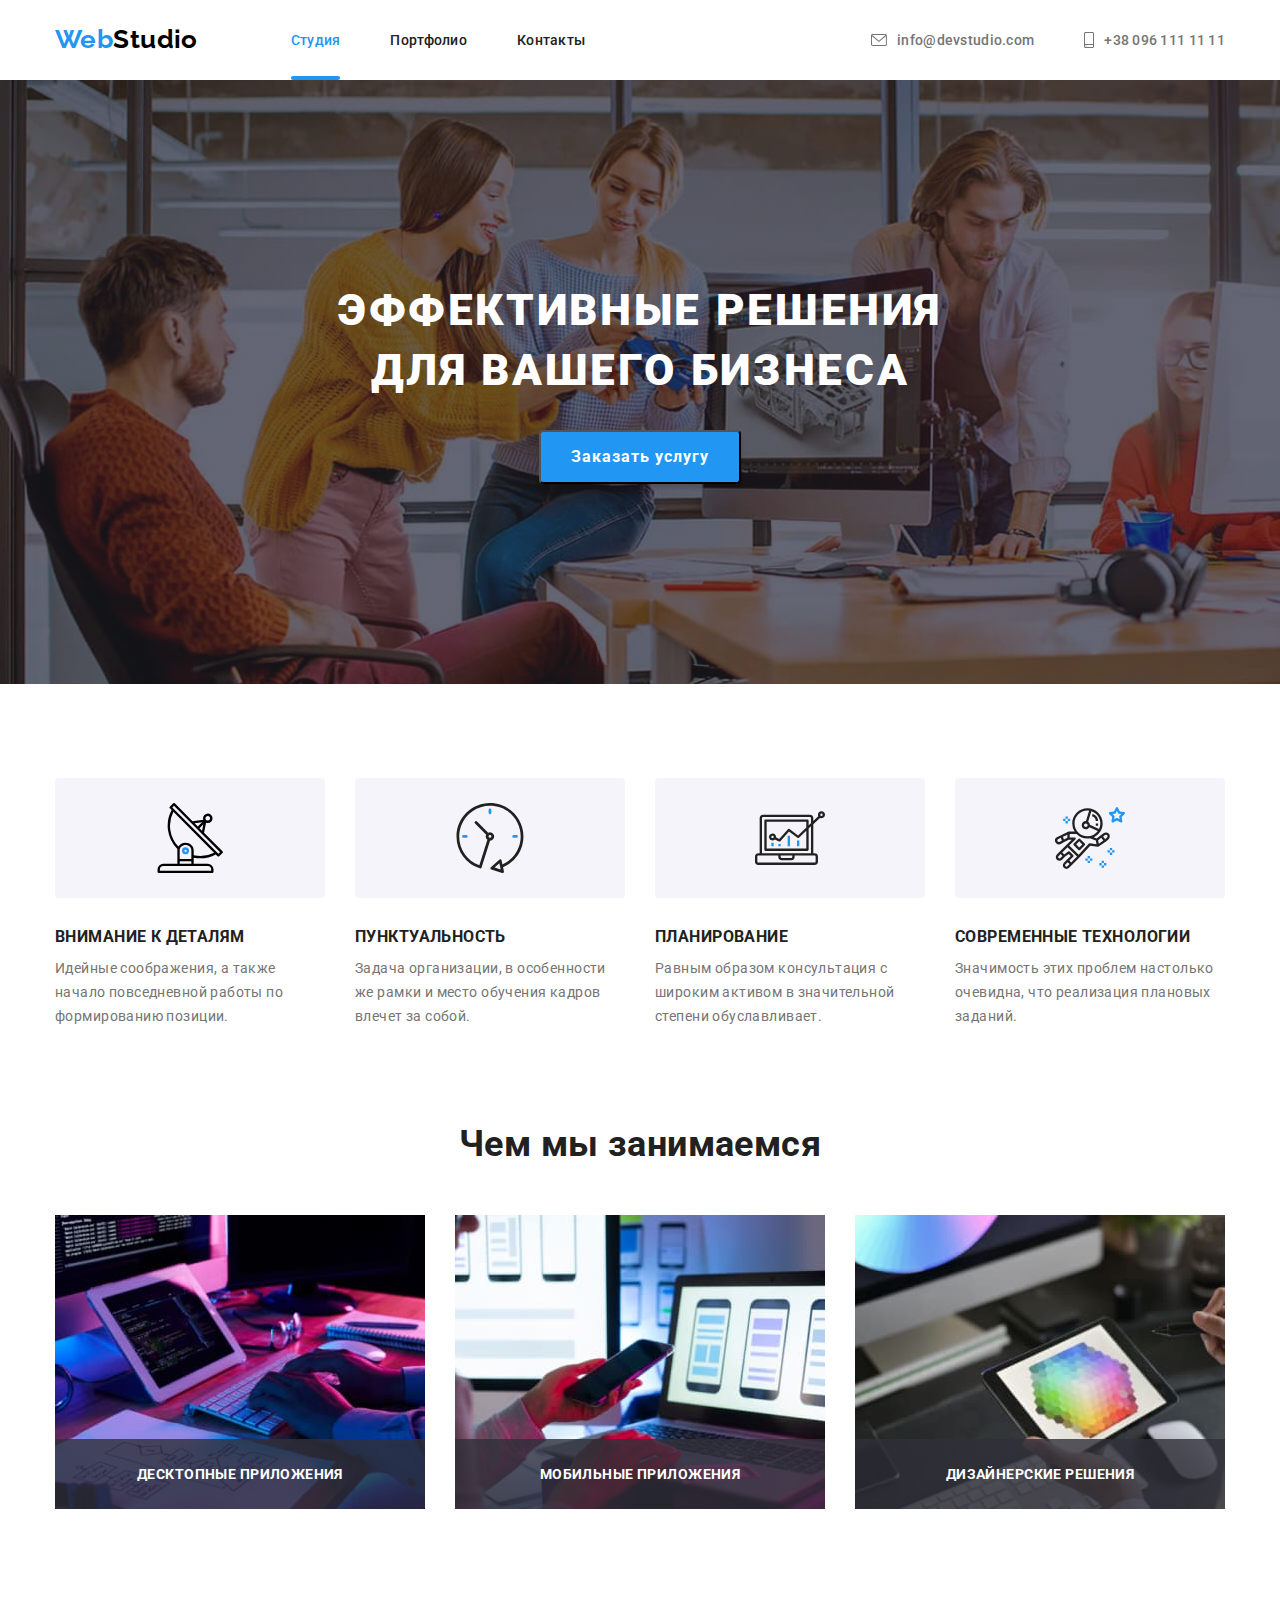
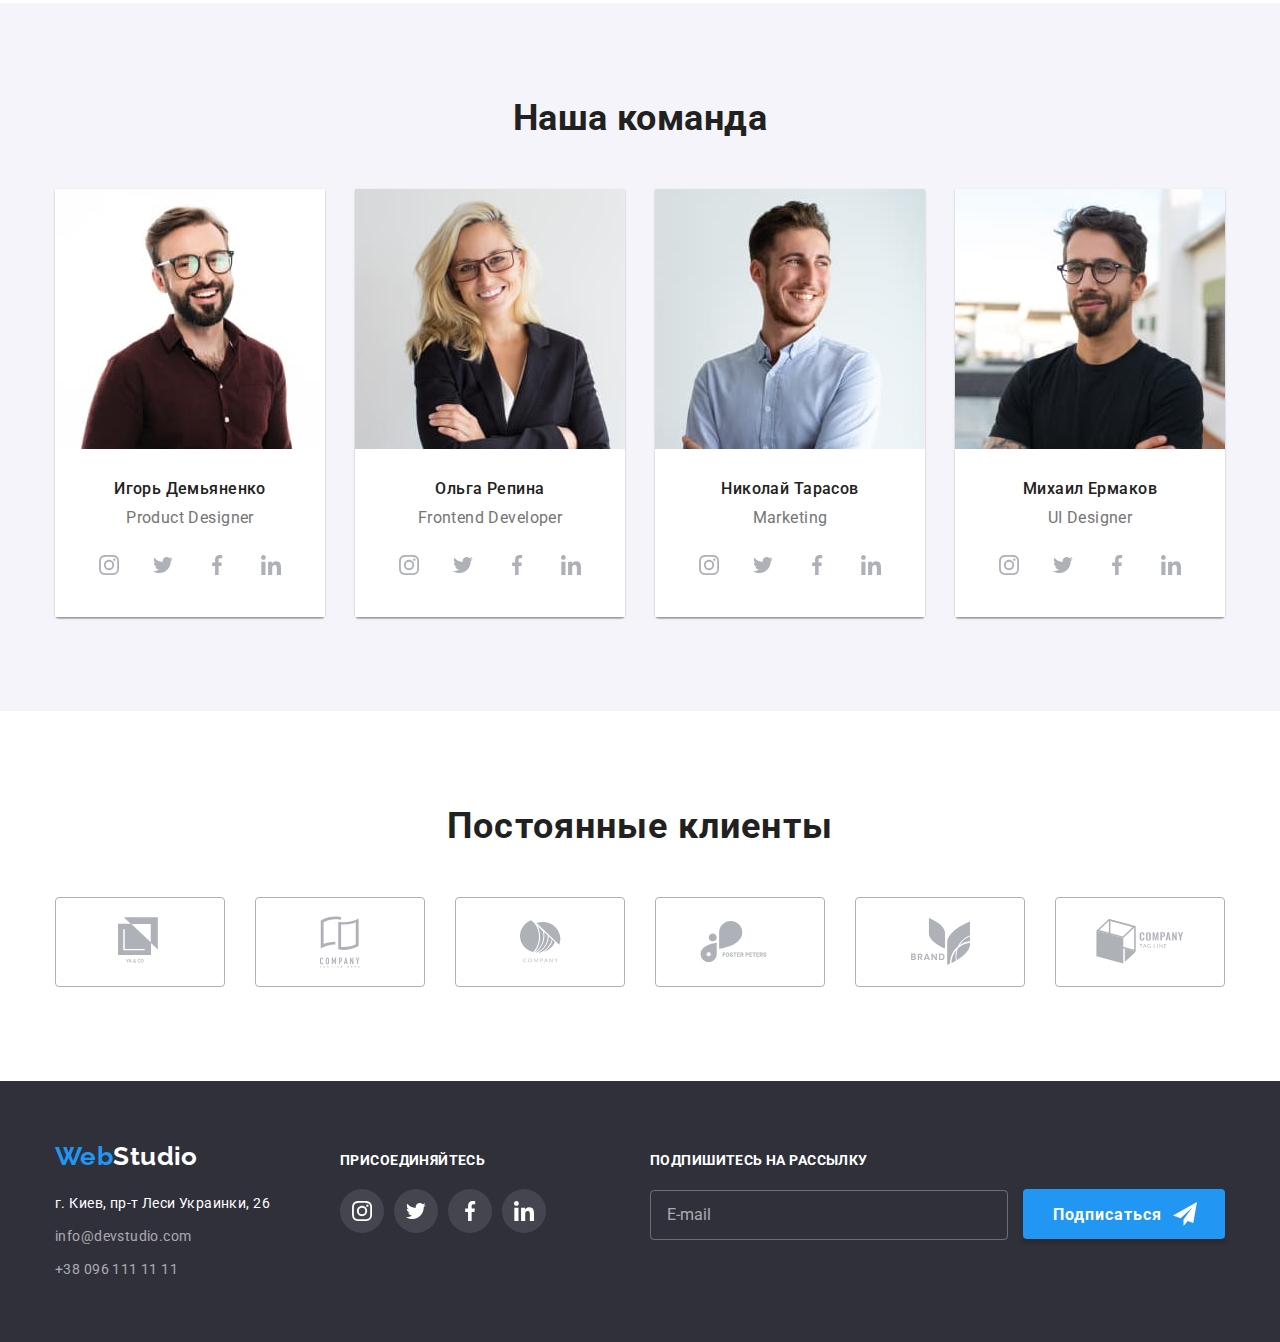
<file: index.html>
<!DOCTYPE html>
<html lang="ru">
    
<head>
    <meta charset="UTF-8">
    <meta name="viewport" content="width=device-width, initial-scale=1.0">
    <title>Главная</title>
    <link rel="stylesheet" href="https://cdnjs.cloudflare.com/ajax/libs/modern-normalize/1.0.0/modern-normalize.min.css">
    <link rel="preconnect" href="https://fonts.gstatic.com">
    <link href="https://fonts.googleapis.com/css2?family=Raleway:wght@700&family=Roboto:wght@400;500;700;900&display=swap"
        rel="stylesheet">
    <link rel="stylesheet" href="./css/main.min.css">
</head>

<body class="body">
<!--Шапка сайта-->
<header class="studio header">
    <div class="main-nav container">
    <nav class="navigation">
        <a class="logo" lang="en" href="./index.html"><span class="logo-accent-web">Web</span>Studio</a>

    <ul class="site-nav">
        <li class="item"><a class="link current" href="./index.html" target="_blank" title="Студия">Студия</a></li>
        <li class="item"><a class="link" href="./portfolio.html" target="_blank" title="Портфолио">Портфолио</a></li>
        <li class="item"><a class="link" href="">Контакты</a></li>
    </ul>
    </nav>
    <address class="contacts-nav">   
        <a class="contacts-link link" href="mailto:info@devstudio.com">
            <svg class="contact-icon mail">
                <use href="./images/sprite.svg#icon-mail"></use>
                </svg>
            info@devstudio.com</a>
        <a class="contacts-link link" href="tel:+380961111111">
            <svg class="contact-icon tel">
                <use href="./images/sprite.svg#icon-smartphone"></use>
            </svg>
            +38 096 111 11 11</a>
    </address>
    </div>
</header>
<main>
    <!--Герой-->
    <section class="hero">
        <div class="container">
        <h1 class="hero-title title">Эффективные решения для вашего бизнеса</h1>
        <button class="btn" type="button" data-modal-open>Заказать услугу</button>
        </div>
    </section>

<!--Особенности компании-->
<section class="features section">
    <div class="container">
        <h2 class="visually-hidden title">Особенности компании</h2> <!--Заголовок для ассистивных технологий-->
        <ul class="features-list">
            <li class="features-item">
                <div class="features-icon-cont">
                    <svg class="features-icon">
                        <use href="./images/sprite.svg#icon-sputnik"></use>
                    </svg>
                </div>
                <h3 class="features title">Внимание к деталям</h3>
                <p class="features text">Идейные соображения, а также начало повседневной работы по формированию позиции.</p>
            </li>
            <li class="features-item">
                <div class="features-icon-cont">
                    <svg class="features-icon">
                        <use href="./images/sprite.svg#icon-clock"></use>
                    </svg>
                </div>
                <h3 class="features title">Пунктуальность</h3>
                <p class="features text">Задача организации, в особенности же рамки и место обучения кадров влечет за собой.</p>
            </li>
            <li class="features-item">
                <div class="features-icon-cont">
                    <svg class="features-icon">
                        <use href="./images/sprite.svg#icon-diagram"></use>
                    </svg>
                </div>
                <h3 class="features title">Планирование</h3>
                <p class="features text">Равным образом консультация с широким активом в значительной степени обуславливает.</p>
            </li>
            <li class="features-item">
                <div class="features-icon-cont">
                    <svg class="features-icon">
                        <use href="./images/sprite.svg#icon-astronaut"></use>
                    </svg>
                </div>
                <h3 class="features title">Современные технологии</h3>
                <p class="features text">Значимость этих проблем настолько очевидна, что реализация плановых заданий.</p>
            </li>
        </ul>
        </div>
</section>

<!--Виды работ компании-->
<section class="services section">
    <div class="services container">
    <h2 class="services title">Чем мы занимаемся</h2>
    <ul class="services-list">
        <li class="services-item">
            <img src="./images/box1.jpg" alt="веб-разработка" width="370">
            <p class="text">Десктопные приложения</p>
        </li>
        <li class="services-item">
            <img src="./images/box2.jpg" alt="разработка мобильных приложений" width="370">
            <p class="text">Мобильные приложения</p>
        </li>
        <li class="services-item">
                <img src="./images/box3.jpg" alt="дизайн" width="370">
                <p class="text">Дизайнерские решения</p>
        </li>
    </ul>
    </div>
</section>

<!--Состав команды-->
<section class="team section">
    <div class="team container">
<h2 class="team title">Наша команда</h2>
<ul class="team-list">
   <li class="team-item">
     <img src="./images/img.jpg" alt="фото Игорь Демьяненко" width="270">
     <div class="team-descrip">  
     <h3 class="title name">Игорь Демьяненко</h3>
         <p class="team text" lang="en">Product Designer</p>
         <ul class="social-list">
             <li class="social-item">
               <a class="link social-link team-social-link" href="">
                 <svg class="social-icons">
                   <use href="./images/sprite.svg#icon-instagram"></use>
                 </svg>
               </a>
             </li>
             <li class="social-item">
                <a class="link social-link team-social-link" href="">
                    <svg class="social-icons">
                        <use href="./images/sprite.svg#icon-twitter"></use>
                    </svg>
                </a>
             </li>
             <li class="social-item">
                <a class="link social-link team-social-link" href="">
                    <svg class="social-icons">
                        <use href="./images/sprite.svg#icon-facebook"></use>
                    </svg>
                </a>
             </li>
             <li class="social-item">
                <a class="link social-link team-social-link" href="">
                    <svg class="social-icons">
                        <use href="./images/sprite.svg#icon-linkedin"></use>
                    </svg>
                </a>
             </li>
         </ul>
         </div>
    </li>
    <li class="team-item">
        <img src="./images/img1.jpg" alt="фото Ольга Репина" width="270">
        <div class="team-descrip">
        <h3 class="title name">Ольга Репина</h3>
        <p class="team text" lang="en">Frontend Developer</p>
        <ul class="social-list">
            <li class="social-item">
                <a class="link social-link team-social-link" href="">
                    <svg class="social-icons">
                        <use href="./images/sprite.svg#icon-instagram"></use>
                    </svg>
                </a>
            </li>
            <li class="social-item">
                <a class="link social-link team-social-link" href="">
                    <svg class="social-icons">
                        <use href="./images/sprite.svg#icon-twitter"></use>
                    </svg>
                </a>
            </li>
            <li class="social-item">
                <a class="link social-link team-social-link" href="">
                    <svg class="social-icons">
                        <use href="./images/sprite.svg#icon-facebook"></use>
                    </svg>
                </a>
            </li>
            <li class="social-item">
                <a class="link social-link team-social-link" href="">
                    <svg class="social-icons">
                        <use href="./images/sprite.svg#icon-linkedin"></use>
                    </svg>
                </a>
            </li>
        </ul>
        </div>
    </li>
    <li class="team-item">
        <img src="./images/img2.jpg" alt="фото Николай Тарасов" width="270">
        <div class="team-descrip">
        <h3 class="title name">Николай Тарасов</h3>
        <p class="team text" lang="en">Marketing</p>
        <ul class="social-list">
            <li class="social-item">
                <a class="link social-link team-social-link" href="">
                    <svg class="social-icons">
                        <use href="./images/sprite.svg#icon-instagram"></use>
                    </svg>
                </a>
            </li>
            <li class="social-item">
                <a class="link social-link team-social-link" href="">
                    <svg class="social-icons">
                        <use href="./images/sprite.svg#icon-twitter"></use>
                    </svg>
                </a>
            </li>
            <li class="social-item">
                <a class="link social-link team-social-link" href="">
                    <svg class="social-icons">
                        <use href="./images/sprite.svg#icon-facebook"></use>
                    </svg>
                </a>
            </li>
            <li class="social-item">
                <a class="link social-link team-social-link" href="">
                    <svg class="social-icons">
                        <use href="./images/sprite.svg#icon-linkedin"></use>
                    </svg>
                </a>
            </li>
        </ul>
        </div>
    </li>
    <li class="team-item">
        <img src="./images/img3.jpg" alt="фото Михаил Ермаков" width="270">
        <div class="team-descrip">
        <h3 class="title name">Михаил Ермаков</h3>
        <p class="team text" lang="en">UI Designer</p>
        <ul class="social-list">
            <li class="social-item">
                <a class="link social-link team-social-link" href="">
                    <svg class="social-icons">
                        <use href="./images/sprite.svg#icon-instagram"></use>
                    </svg>
                </a>
            </li>
            <li class="social-item">
                <a class="link social-link team-social-link" href="">
                    <svg class="social-icons">
                        <use href="./images/sprite.svg#icon-twitter"></use>
                    </svg>
                </a>
            </li>
            <li class="social-item">
                <a class="link social-link team-social-link" href="">
                    <svg class="social-icons">
                        <use href="./images/sprite.svg#icon-facebook"></use>
                    </svg>
                </a>
            </li>
            <li class="social-item">
                <a class="link social-link team-social-link" href="">
                    <svg class="social-icons">
                        <use href="./images/sprite.svg#icon-linkedin"></use>
                    </svg>
                </a>
            </li>
        </ul>
        </div>
    </li>
</ul>
</div>
</section>

<!-- ПОСТОЯННЫЕ КЛИЕНТЫ -->
<section class="clients-section section">
    <div class="clients container">
        <h2 class="title clients-title">Постоянные клиенты</h2>
        <ul class="clients-list">
            <li class="clients-item">
                <a class="clients-link" href="">
                    <svg class="clients-icon icon-logo1">
                        <use href="./images/sprite.svg#icon-logo1"></use>
                    </svg>
                </a>
            </li>
            <li class="clients-item">
                <a class="clients-link" href="">
                    <svg class="clients-icon icon-logo2">
                        <use href="./images/sprite.svg#icon-logo2"></use>
                    </svg>
                </a>
            </li>
            <li class="clients-item">
                <a class="clients-link" href="">
                    <svg class="clients-icon icon-logo3">
                        <use href="./images/sprite.svg#icon-logo3"></use>
                    </svg>
                </a>
            </li>
            <li class="clients-item">
                <a class="clients-link" href="">
                    <svg class="clients-icon icon-logo4">
                        <use href="./images/sprite.svg#icon-logo4"></use>
                    </svg>
                </a>
            </li>
            <li class="clients-item">
                <a class="clients-link" href="">
                    <svg class="clients-icon icon-logo5">
                        <use href="./images/sprite.svg#icon-logo5"></use>
                    </svg>
                </a>
            </li>
            <li class="clients-item">
                <a class="clients-link" href="">
                    <svg class="clients-icon icon-logo6">
                        <use href="./images/sprite.svg#icon-logo6"></use>
                    </svg>
                </a>
            </li>
        </ul>
    </div>
</section>
</main>
<!--(Футер)Контактные данные-->
<footer class="footer">
 <div class="container">
    <div class="footer-contacts-container">
        <a class="footer-logo logo" lang="en" href="./index.html"><span class="logo-accent-web">Web</span>Studio</a>
    <address class="footer-contacts-nav">
        <a class="footer-contacts link geoposition" href="https://goo.gl/maps/jfSJmyTdwWrGoNKv6" target="_blank" > г. Киев, пр-т Леси Украинки, 26</a>
        <a class="footer-contacts link" href="mailto:info@devstudio.com">info@devstudio.com</a>
        <a class="footer-contacts link" href="tel:+380961111111">+38 096 111 11 11</a>
    </address>
    </div>
    <div class="social-footer-container">
        <b class="social-footer-title">Присоединяйтесь</b>
        <ul class="footer-list">
            <li class="social-item">
                <a class="social-link footer-item-link" href="">
                    <svg class="footer-social-item">
                        <use href="./images/sprite.svg#icon-instagram"></use>
                    </svg>
                </a>
            </li>
            <li class="social-item">
                <a class="social-link footer-item-link" href="">
                    <svg class="footer-social-item">
                        <use href="./images/sprite.svg#icon-twitter"></use>
                    </svg>
                </a>
            </li>
            <li class="social-item">
                <a class="social-link footer-item-link" href="">
                    <svg class="footer-social-item">
                        <use href="./images/sprite.svg#icon-facebook"></use>
                    </svg>
                </a>
            </li>
            <li class="social-item">
                <a class="social-link footer-item-link" href="">
                    <svg class="footer-social-item">
                        <use href="./images/sprite.svg#icon-linkedin"></use>
                    </svg>
                </a>
            </li>
        </ul>
    </div>
    <div class="footer-modal-container">
        <b class="footer-subtitle">Подпишитесь на рассылку</b>
        <form class="footer-form" action="#">
            <input class="footer-modal-input" name="user-subscribe" type="email" placeholder="E-mail" required>
            <button class="footer-modal-form-btn" type="submit">Подписаться</button>
            <svg class="footer-modal-icon">
                <use href="./images/sprite.svg#icon-telegram"></use>
            </svg>
        </form>
    </div>
    </div>
</footer>
<div class="backdrop is-hidden" data-modal>
    <div class="modal-btn">
        <button class="modal-close-button" type="button" data-modal-close>
            <svg class="modal-close-svg">
                <use href="./images/sprite.svg#icon-modalclose"></use>
            </svg>
        </button>

        <form action="#" class="modal-form">
            <b class="title modal-form-title">
                Оставьте свои данные, мы вам перезвоним
            </b>
            <label class="modal-form-input-label" for="user-name">
                Имя
            </label>
            <div class="modal-form-input-wrapper">
                <input class="modal-form-input" type="text" name="user-name" id="user-name" required>
                <svg class="modal-form-icon">
                    <use href="./images/sprite.svg#icon-modal-name"></use>
                </svg>
            </div>
        
            <label class="modal-form-input-label" for="user-tel">
                Телефон
            </label>
            <div class="modal-form-input-wrapper">
                <input class="modal-form-input" type="tel" name="user-phone" id="user-tel" required>
                <svg class="modal-form-icon">
                    <use href="./images/sprite.svg#icon-modal-phone"></use>
                </svg>
            </div>
        
            <label class="modal-form-input-label" for="user-mail">
                Почта
            </label>
            <div class="modal-form-input-wrapper">
                <input class="modal-form-input" type="email" name="user-mail" id="user-mail" required>
                <svg class="modal-form-icon">
                    <use href="./images/sprite.svg#icon-modal-mail"></use>
                </svg>
            </div>
        
            <label class="modal-form-input-label" for="user-message">
                Комментарий
            </label>
            <textarea class="modal-form-message" name="user-message" id="user-message" placeholder="Введите текст"></textarea>
        
            <input class="visually-hidden modal-form-check-policy" name="user-policy" type="checkbox"
                id="policy" required>
            <label class="modal-form-label-policy" for="policy">
                Соглашаюсь с рассылкой и принимаю
                <a class="policy-link" href="">Условия договора</a>
            </label>
        
            <button class="modal-form-btn" type="submit">Отправить</button>
        </form>
    </div>
</div>
<script src="./js/modal.js"></script>
</body>
</html>
</file>
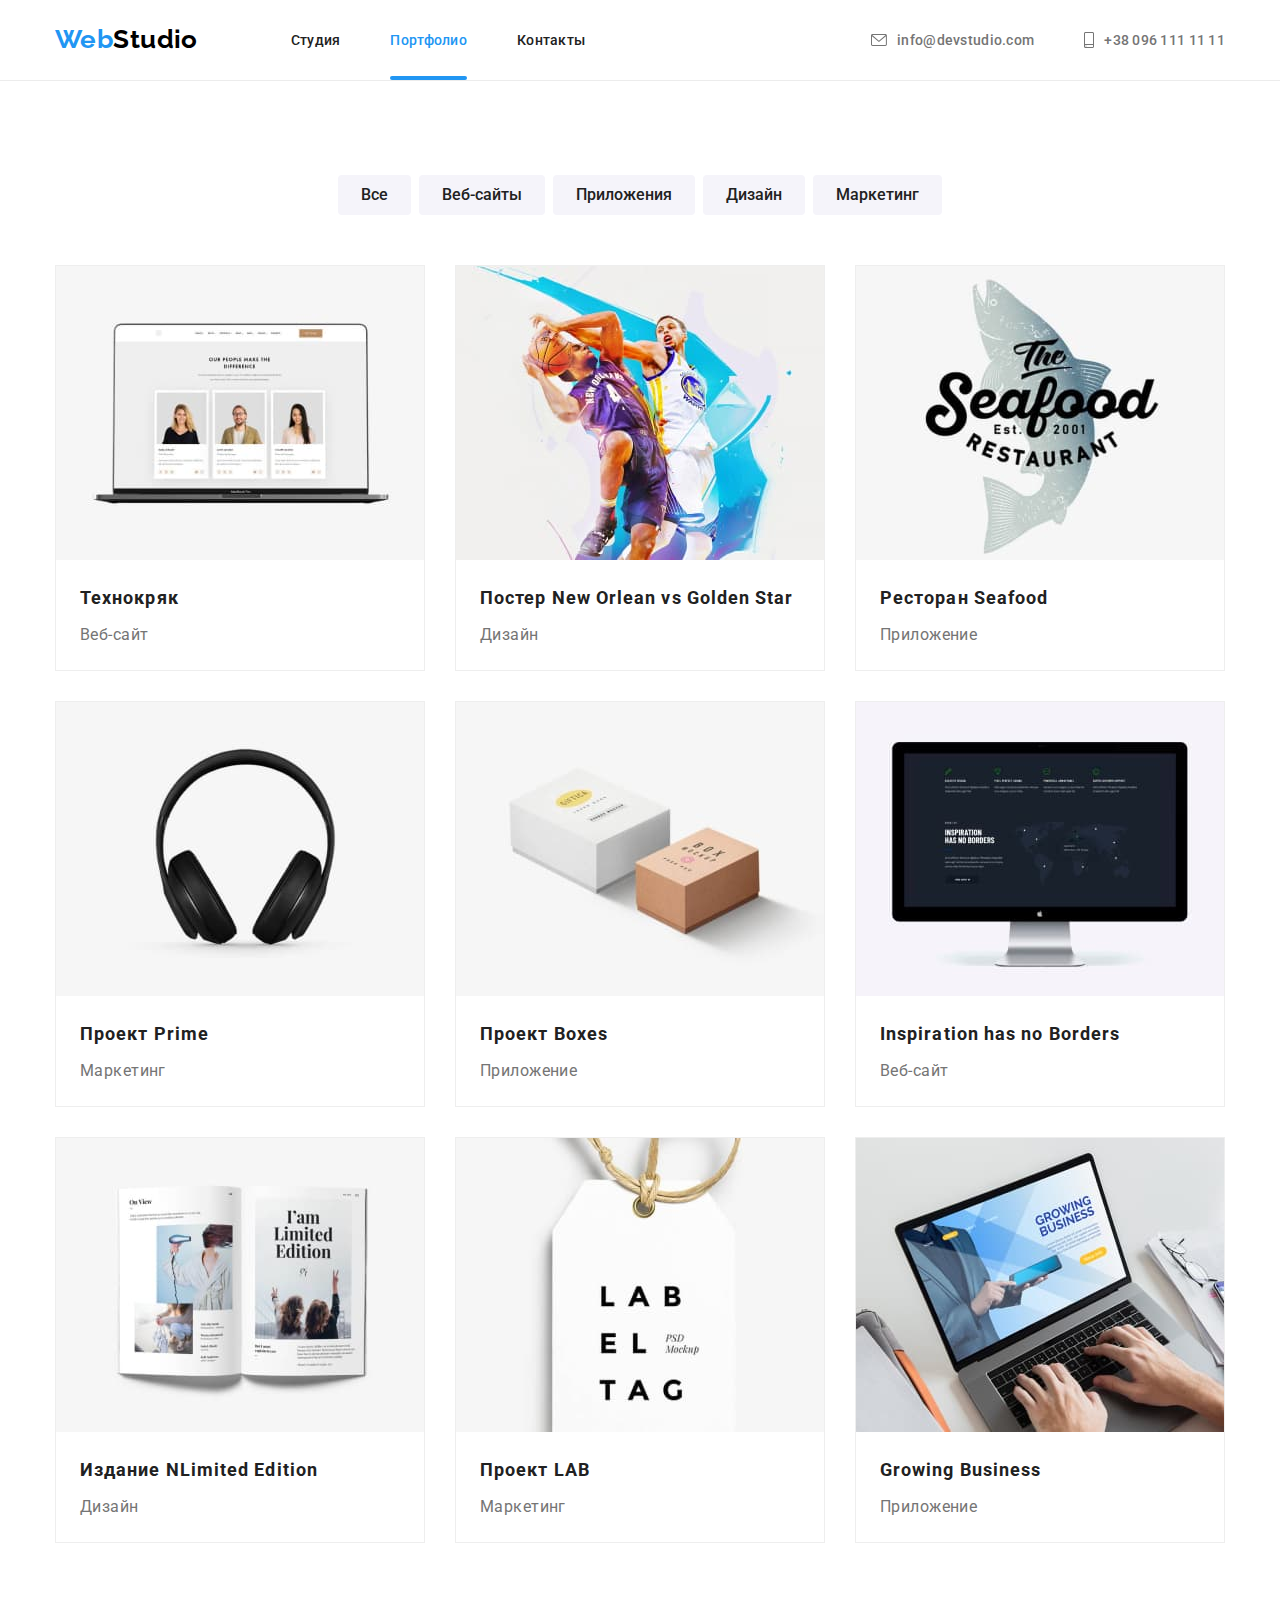
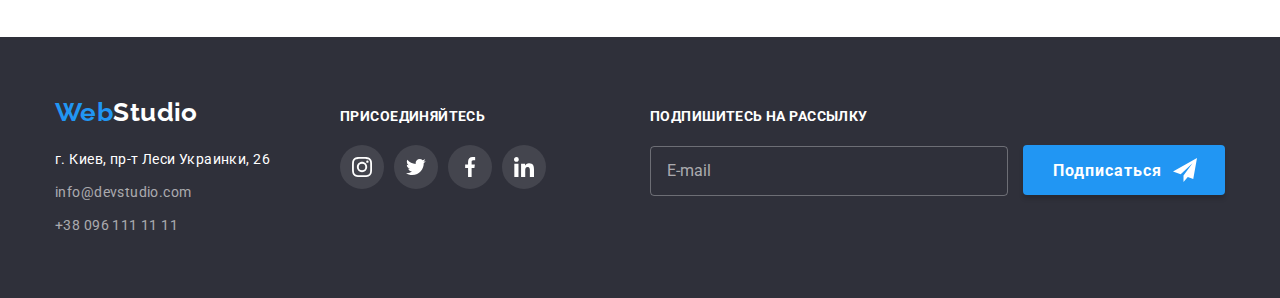
<file: portfolio.html>
<!DOCTYPE html>
<html lang="ru">

<head>
    <meta charset="UTF-8">
    <meta name="viewport" content="width=device-width, initial-scale=1.0">
    <title>Портфолио</title>
    <link rel="stylesheet" href="https://cdnjs.cloudflare.com/ajax/libs/modern-normalize/1.0.0/modern-normalize.min.css">
    <link rel="preconnect" href="https://fonts.gstatic.com">
    <link href="https://fonts.googleapis.com/css2?family=Raleway:wght@700&family=Roboto:wght@400;500;700;900&display=swap"
        rel="stylesheet">
    <link rel="stylesheet" href="./css/main.min.css">
</head>

<body class="body">
    <!--Шапка сайта-->
    <header class="portfolio header">
        <div class="container main-nav">
        <nav class="navigation">
            <a class="logo" lang="en" href="./index.html"><span class="logo-accent-web">Web</span>Studio</a>
    
            <ul class="site-nav">
                <li class="item"><a class="link" href="./index.html" target="_blank" title="Студия">Студия</a></li>
                <li class="item"><a class="link current" href="./portfolio.html" target="_blank" title="Портфолио">Портфолио</a></li>
                <li class="item"><a class="link" href="">Контакты</a></li>
            </ul>
        </nav>
        <address class="contacts-nav">
            <a class="contacts-link link" href="mailto:info@devstudio.com">
                <svg class="contact-icon mail">
                    <use href="./images/sprite.svg#icon-mail"></use>
                </svg>
                info@devstudio.com</a>
            <a class="contacts-link link" href="tel:+380961111111">
                <svg class="contact-icon tel">
                    <use href="./images/sprite.svg#icon-smartphone"></use>
                </svg>
                +38 096 111 11 11</a>
        </address>
        </div>
    </header>
    <main>
       
        <!--Виды работ компании-->
        <section class="features-portfolio section">
            <div class="portfolio-container container">
            <h1 class="visually-hidden title">Навигация по видам услуг</h1>
            <ul class="portfolio-nav">
                <li class="portfolio-btn"><button class="modal-btn" type="button">Все</button></li>
                <li class="portfolio-btn"><button class="modal-btn" type="button">Веб-сайты</button></li>
                <li class="portfolio-btn"><button class="modal-btn" type="button">Приложения</button></li>
                <li class="portfolio-btn"><button class="modal-btn" type="button">Дизайн</button></li>
                <li class="portfolio-btn"><button class="modal-btn" type="button">Маркетинг</button></li>
            </ul>
            
            <h2 class="visually-hidden title">Портфолио с проектами</h2>
            <ul class="gallery">
                <li class="gallery-item">
                    <a class="foto-link" href="">
                    <div class="portfolio-overlay">
                        <img src="./imagesportfolio/img1.jpg" alt="Веб-сайт" width="370">
                        <p class="portfolio-overlay-text">Технокряк это современная площадка распространения коронавируса. 
                        Компании используют эту платформу для цифрового шпионажа и атак на защищённые сервера конкурентов.</p>
                        </div>
                    <div class="gallery-descrip">
                    <h3 class="title">Технокряк</h3>
                    <p class="gallery text">Веб-сайт</p>
                    </div>
                    </a>
                </li>
                <li class="gallery-item">
                    <a class="foto-link" href="">
                        <div class="portfolio-overlay">
                        <img src="./imagesportfolio/img2.jpg" alt="разработка мобильных приложений" width="370">
                        <p class="portfolio-overlay-text">Технокряк это современная площадка распространения коронавируса.
                        Компании используют эту платформу для цифрового шпионажа и атак на защищённые сервера конкурентов.</p>
                        </div>
                        <div class="gallery-descrip">
                    <h3 class="title">Постер <span lang="en">New Orlean vs Golden Star</span></h3>
                    <p class="gallery text">Дизайн</p>
                    </div>
                    </a>
                </li>
                <li class="gallery-item">
                    <a class="foto-link" href="">
                        <div class="portfolio-overlay">
                        <img src="./imagesportfolio/img3.jpg" alt="дизайн" width="370">
                        <p class="portfolio-overlay-text">Технокряк это современная площадка распространения коронавируса.
                        Компании используют эту платформу для цифрового шпионажа и атак на защищённые сервера конкурентов.</p>
                        </div>
                        <div class="gallery-descrip">
                    <h3 class="title">Ресторан <span lang="en">Seafood</span></h3>
                    <p class="gallery text">Приложение</p>
                    </div>
                    </a>
                </li>
                <li class="gallery-item">
                    <a class="foto-link" href="">
                        <div class="portfolio-overlay">
                        <img src="./imagesportfolio/img4.jpg" alt="дизайн" width="370">
                        <p class="portfolio-overlay-text">Технокряк это современная площадка распространения коронавируса.
                        Компании используют эту платформу для цифрового шпионажа и атак на защищённые сервера конкурентов.</p>
                        </div>
                        <div class="gallery-descrip">
                    <h3 class="title">Проект <span lang="en">Prime</span></h3>
                    <p class="gallery text">Маркетинг</p>
                    </div>
                    </a>
                </li>
                <li class="gallery-item">
                    <a class="foto-link" href="">
                        <div class="portfolio-overlay">
                        <img src="./imagesportfolio/img5.jpg" alt="дизайн" width="370">
                        <p class="portfolio-overlay-text">Технокряк это современная площадка распространения коронавируса. 
                           Компании используют эту платформу для цифрового шпионажа и атак на защищённые сервера конкурентов.</p>
                        </div>
                        <div class="gallery-descrip">
                    <h3 class="title">Проект <span lang="en">Boxes</span></h3>
                    <p class="gallery text">Приложение</p>
                    </div>
                    </a>
                </li>
                <li class="gallery-item">
                    <a class="foto-link" href="">
                        <div class="portfolio-overlay">
                        <img src="./imagesportfolio/img6.jpg" alt="дизайн" width="370">
                        <p class="portfolio-overlay-text">Технокряк это современная площадка распространения коронавируса. 
                           Компании используют эту платформу для цифрового шпионажа и атак на защищённые сервера конкурентов.</p>
                        </div>
                        <div class="gallery-descrip">
                    <h3 class="title" lang="en">Inspiration has no Borders</h3>
                    <p class="gallery text">Веб-сайт</p>
                    </div>
                    </a>
                </li>
                <li class="gallery-item">
                    <a class="foto-link" href="">
                        <div class="portfolio-overlay">
                        <img src="./imagesportfolio/img7.jpg" alt="дизайн" width="370">
                        <p class="portfolio-overlay-text">Технокряк это современная площадка распространения коронавируса. 
                           Компании используют эту платформу для цифрового шпионажа и атак на защищённые сервера конкурентов.</p>
                        </div>
                        <div class="gallery-descrip">
                    <h3 class="title">Издание <span lang="en">NLimited Edition</span></h3>
                    <p class="gallery text">Дизайн</p>
                    </div>
                    </a>
                </li>
                <li class="gallery-item">
                    <a class="foto-link" href="">
                        <div class="portfolio-overlay">
                        <img src="./imagesportfolio/img8.jpg" alt="дизайн" width="370">
                        <p class="portfolio-overlay-text">Технокряк это современная площадка распространения коронавируса. 
                           Компании используют эту платформу для цифрового шпионажа и атак на защищённые сервера конкурентов.</p>
                        </div>
                        <div class="gallery-descrip">
                    <h3 class="title">Проект <span lang="en">LAB</span></h3>
                    <p class="gallery text">Маркетинг</p>
                    </div>
                    </a>
                </li>
                <li class="gallery-item">
                    <a class="foto-link" href="">
                        <div class="portfolio-overlay">
                        <img src="./imagesportfolio/img9.jpg" alt="дизайн" width="370">
                        <p class="portfolio-overlay-text">Технокряк это современная площадка распространения коронавируса. 
                           Компании используют эту платформу для цифрового шпионажа и атак на защищённые сервера конкурентов.</p>
                        </div>
                        <div class="gallery-descrip">
                    <h3 class="title" lang="en">Growing Business</h3>
                    <p class="gallery text">Приложение</p>
                    </div>
                    </a>
                </li>
            </ul>
            </div>
        </section>
    </main>
    <!--(Футер)Контактные данные-->
<footer class="footer">
    <div class="container">
        <div class="footer-contacts-container">
            <a class="footer-logo logo" lang="en" href="./index.html"><span class="logo-accent-web">Web</span>Studio</a>
            <address class="footer-contacts-nav">
                <a class="footer-contacts link geoposition" href="https://goo.gl/maps/jfSJmyTdwWrGoNKv6"
                    target="_blank"> г. Киев, пр-т Леси Украинки, 26</a>
                <a class="footer-contacts link" href="mailto:info@devstudio.com">info@devstudio.com</a>
                <a class="footer-contacts link" href="tel:+380961111111">+38 096 111 11 11</a>
            </address>
        </div>
        <div class="social-footer-container">
            <b class="social-footer-title">Присоединяйтесь</b>
            <ul class="footer-list">
                <li class="social-item">
                    <a class="social-link footer-item-link" href="">
                        <svg class="footer-social-item">
                            <use href="./images/sprite.svg#icon-instagram"></use>
                        </svg>
                    </a>
                </li>
                <li class="social-item">
                    <a class="social-link footer-item-link" href="">
                        <svg class="footer-social-item">
                            <use href="./images/sprite.svg#icon-twitter"></use>
                        </svg>
                    </a>
                </li>
                <li class="social-item">
                    <a class="social-link footer-item-link" href="">
                        <svg class="footer-social-item">
                            <use href="./images/sprite.svg#icon-facebook"></use>
                        </svg>
                    </a>
                </li>
                <li class="social-item">
                    <a class="social-link footer-item-link" href="">
                        <svg class="footer-social-item">
                            <use href="./images/sprite.svg#icon-linkedin"></use>
                        </svg>
                    </a>
                </li>
            </ul>
        </div>
        <div class="footer-modal-container">
            <b class="footer-subtitle">Подпишитесь на рассылку</b>
            <form class="footer-form" action="#">
                <input class="footer-modal-input" name="user-subscribe" type="email" placeholder="E-mail" required>
                <button class="footer-modal-form-btn" type="submit">Подписаться</button>
                <svg class="footer-modal-icon">
                    <use href="./images/sprite.svg#icon-telegram"></use>
                </svg>
            </form>
        </div>
    </div>
</footer>
</body>

</html>
</file>
<file: css/main.min.css>
:root{--text-font: "Roboto", sans-serif;--logo-font: "Raleway", sans-serif;--main-color: #757575;--accent-color: #2196f3;--black-color: #212121;--logo-color: #000000;--white-text-color: #ffffff;--main-background-color: #ffffff;--secondary-background-color: #2f303a;--grey-background-color: #f5f4fa;--footer-text-color: rgba(255, 255, 255, 0.6);--main-font-size: 14px;--main-letter-spacing: 0.03em;--portfolio-header-line: 1px solid #ececec;--gallery-border-item: 1px solid #eeeeee}.visually-hidden{position:absolute !important;clip:rect(1px 1px 1px 1px);clip:rect(1px, 1px, 1px, 1px);padding:0 !important;border:0 !important;height:1px !important;width:1px !important;overflow:hidden}img{display:block}.site-nav,.features-list,.services-list,.team-list,.portfolio-nav,.gallery,.social-list,.clients-list,.footer-list{list-style-type:none;padding:0px;margin:0px}.logo,.link current,.link,.foto-link{text-decoration:none;font-style:normal}.body{background-color:var(--main-background-color);color:var(--main-color);font-family:var(--text-font);font-weight:400;font-size:var(--main-font-size);letter-spacing:var(--main-letter-spacing)}.container{margin:0 auto;padding:0 15px;width:1200px}.section{padding-top:94px;padding-bottom:94px}.main-nav{display:-webkit-box;display:-ms-flexbox;display:flex}.title{color:var(--black-color);padding:0px;margin:0px}.text{padding:0px;margin:0px}.btn{background:var(--accent-color);color:var(--white-text-color);-webkit-box-shadow:0px 4px 4px rgba(0,0,0,0.15);box-shadow:0px 4px 4px rgba(0,0,0,0.15);border-radius:4px;font-weight:700;font-size:16px;line-height:1.875;letter-spacing:0.06em;cursor:pointer;padding:10px 30px;min-width:200px}.btn:active,.btn:focus{outline:none}.social-list{display:-webkit-box;display:-ms-flexbox;display:flex;-webkit-box-align:center;-ms-flex-align:center;align-items:center;-webkit-box-pack:center;-ms-flex-pack:center;justify-content:center}.social-item:not(:last-child){margin-right:10px}.social-link{display:-webkit-box;display:-ms-flexbox;display:flex;-webkit-box-pack:center;-ms-flex-pack:center;justify-content:center;-webkit-box-align:center;-ms-flex-align:center;align-items:center;width:44px;height:44px;border-radius:50%;-webkit-transition:background-color 250ms cubic-bezier(0.4, 0, 0.2, 1);transition:background-color 250ms cubic-bezier(0.4, 0, 0.2, 1)}.social-link:hover,.social-link:focus{background-color:var(--accent-color);fill:var(--white-text-color)}.social-icons{width:20px;height:20px;-webkit-transition:fill 250ms cubic-bezier(0.4, 0, 0.2, 1);transition:fill 250ms cubic-bezier(0.4, 0, 0.2, 1)}.social-icons:hover,.social-icons:focus{background-color:var(--accent-color);fill:var(--white-text-color)}.logo{font-family:var(--logo-font);font-weight:700;font-size:26px;line-height:1.192}.navigation .logo{color:var(--logo-color);padding-top:24px;padding-bottom:25px;margin-right:93px}.logo-accent-web{color:var(--accent-color)}.footer-logo{color:var(--white-text-color);display:inline-block}.navigation{display:-webkit-box;display:-ms-flexbox;display:flex;-webkit-box-align:center;-ms-flex-align:center;align-items:center}.site-nav{display:-webkit-box;display:-ms-flexbox;display:flex;-webkit-box-align:center;-ms-flex-align:center;align-items:center}.site-nav .link{color:var(--black-color);font-weight:500;line-height:1.143;letter-spacing:0.02em;padding-bottom:32px;padding-top:32px;-webkit-transition:color 250ms cubic-bezier(0.4, 0, 0.2, 1);transition:color 250ms cubic-bezier(0.4, 0, 0.2, 1);position:relative}.site-nav .link:hover,.site-nav .link:focus{color:var(--accent-color)}.site-nav .link.current{color:var(--accent-color)}.site-nav .current::after{content:"";display:block;width:100%;height:4px;background-color:var(--accent-color);border-radius:2px;position:absolute;left:0px;bottom:0px}.site-nav .item:not(:last-child){margin-right:50px}.header .contacts-nav .link{font-weight:500}.contacts-nav{display:-webkit-box;display:-ms-flexbox;display:flex;-webkit-box-align:center;-ms-flex-align:center;align-items:center;margin-left:auto}.contacts-nav .link{line-height:1.143;letter-spacing:0.02em;color:var(--main-color);padding-bottom:32px;padding-top:32px;display:-webkit-box;display:-ms-flexbox;display:flex;-webkit-box-align:center;-ms-flex-align:center;align-items:center;-webkit-transition:color 250ms cubic-bezier(0.4, 0, 0.2, 1);transition:color 250ms cubic-bezier(0.4, 0, 0.2, 1)}.contacts-nav .contacts-link:not(:last-child){margin-right:50px}.contacts-nav .link:hover,.contacts-nav .link:focus{color:var(--accent-color)}.contact-icon{margin-right:10px;fill:currentColor}.contact-icon.mail{width:16px;height:12px}.contact-icon.tel{width:10px;height:16px}.hero{text-align:center;max-width:1600px;margin-right:auto;margin-left:auto;background-image:-webkit-gradient(linear, left top, right top, from(rgba(47,48,58,0.4)), to(rgba(47,48,58,0.4))),url("../images/bg-hero.jpg");background-image:linear-gradient(to right, rgba(47,48,58,0.4), rgba(47,48,58,0.4)),url("../images/bg-hero.jpg");background-size:cover;background-color:#c4c4c4}.hero .container{padding-top:200px;padding-bottom:200px}.hero .hero-title{font-weight:900;font-size:44px;line-height:1.364;letter-spacing:0.06em;text-transform:uppercase;color:var(--white-text-color);max-width:696px;margin-bottom:30px;margin-right:auto;margin-left:auto}.features{padding-bottom:0px}.features .features-list{display:-webkit-box;display:-ms-flexbox;display:flex;-ms-flex-wrap:wrap;flex-wrap:wrap}.features .features-item{max-width:270px}.features .title{font-weight:700;line-height:1.143;text-transform:uppercase;text-align:left}.features .text{line-height:1.714;margin-top:10px;margin-bottom:0px}.features .features-item:not(:last-child){margin-right:30px}.features .features-icon-cont{height:120px;margin-bottom:30px;background:#f5f4fa;border-radius:4px;display:-webkit-box;display:-ms-flexbox;display:flex;-webkit-box-pack:center;-ms-flex-pack:center;justify-content:center;-webkit-box-align:center;-ms-flex-align:center;align-items:center}.features .features-icon{width:70px;height:70px}.services .title{font-weight:700;font-size:36px;line-height:1.167;text-align:center}.services .title{margin-bottom:50px}.services .services-list{display:-webkit-box;display:-ms-flexbox;display:flex}.services .services-list .services-item:not(:last-child){margin-right:30px}.services .services-list .services-item{position:relative;display:block}.services .services-list .text{display:-webkit-box;display:-ms-flexbox;display:flex;-webkit-box-align:center;-ms-flex-align:center;align-items:center;-webkit-box-pack:center;-ms-flex-pack:center;justify-content:center;margin:0;width:100%;min-height:70px;font-weight:700;font-size:14px;line-height:1.143;text-transform:uppercase;color:var(--white-text-color);background-color:rgba(47,48,58,0.8);position:absolute;bottom:0px;left:0px}.team.section{background:var(--grey-background-color)}.team .title{font-weight:700;font-size:36px;line-height:1.167;text-align:center}.team .title{margin-bottom:50px}.team .team-list{display:-webkit-box;display:-ms-flexbox;display:flex}.team .team-list .team-item:not(:last-child){margin-right:30px}.team .team-item{-webkit-box-shadow:0px 1px 3px rgba(0,0,0,0.12),0px 1px 1px rgba(0,0,0,0.14),0px 2px 1px rgba(0,0,0,0.2);box-shadow:0px 1px 3px rgba(0,0,0,0.12),0px 1px 1px rgba(0,0,0,0.14),0px 2px 1px rgba(0,0,0,0.2);border-radius:0px 0px 4px 4px;max-width:270px}.team .team-descrip{background-color:var(--main-background-color);text-align:center;padding:30px 32px}.team .title.name{font-weight:500;font-size:16px;line-height:1.188;color:var(--black-color);margin-bottom:10px}.team .text{font-size:16px;line-height:1.188;margin-bottom:16px}.team-social-link{fill:#afb1b8}.clients-section .clients-title{margin-bottom:50px;font-size:36px;line-height:42px;text-align:center;letter-spacing:0.03em}.clients-section .clients-list{display:-webkit-box;display:-ms-flexbox;display:flex}.clients-section .clients-link{display:-webkit-box;display:-ms-flexbox;display:flex;width:170px;height:90px;-webkit-box-pack:center;-ms-flex-pack:center;justify-content:center;-webkit-box-align:center;-ms-flex-align:center;align-items:center;fill:#afb1b8;border:1px solid #afb1b8;border-radius:4px;-webkit-transition:fill 250ms cubic-bezier(0.4, 0, 0.2, 1),border-color 250ms cubic-bezier(0.4, 0, 0.2, 1);transition:fill 250ms cubic-bezier(0.4, 0, 0.2, 1),border-color 250ms cubic-bezier(0.4, 0, 0.2, 1)}.clients-section .clients-link:hover,.clients-section .clients-link:focus{fill:var(--accent-color);border-color:var(--accent-color)}.clients-section .clients-item:not(:last-child){margin-right:30px}.clients-section .icon-logo1{width:44px;height:49px}.clients-section .icon-logo2{width:40px;height:52px}.clients-section .icon-logo3{width:41px;height:43px}.clients-section .icon-logo4{width:80px;height:42px}.clients-section .icon-logo5{width:59px;height:47px}.clients-section .icon-logo6{width:88px;height:45px}.footer{background:var(--secondary-background-color);padding-top:60px;padding-bottom:60px}.footer .container{display:-webkit-box;display:-ms-flexbox;display:flex;-webkit-box-align:baseline;-ms-flex-align:baseline;align-items:baseline}.footer .footer-contacts-nav{margin-top:20px;margin-right:70px}.footer .link{line-height:1.714;color:var(--footer-text-color);display:block;max-width:231px;-webkit-transition:color 250ms cubic-bezier(0.4, 0, 0.2, 1);transition:color 250ms cubic-bezier(0.4, 0, 0.2, 1)}.footer .link.geoposition{line-height:1.714;color:var(--white-text-color)}.footer .link:hover,.footer .link:focus{color:var(--accent-color)}.footer .footer-contacts-nav .footer-contacts:not(:last-child){margin-bottom:9px}.social-footer-title{display:inline-block;margin-bottom:20px;font-size:14px;line-height:1.14;text-transform:uppercase;color:var(--white-text-color)}.footer-social-item{width:20px;height:20px;fill:var(--white-text-color)}.footer-list{display:-webkit-box;display:-ms-flexbox;display:flex}.footer-item-link{background-color:rgba(255,255,255,0.1)}.footer-subtitle{display:inline-block;margin-bottom:20px;font-size:14px;line-height:1.14;text-transform:uppercase;color:var(--white-text-color)}.footer-modal-container{margin-left:auto}.footer-modal-container .footer-form{position:relative}.footer-modal-container .footer-modal-input{width:358px;height:50px;padding:15px 16px;margin-right:12px;color:var(--white-text-color);border:1px solid rgba(255,255,255,0.3);-webkit-box-sizing:border-box;box-sizing:border-box;background-color:transparent;border-radius:4px}.footer-modal-container .footer-modal-input::-webkit-input-placeholder{font-size:16px;line-height:1.25;color:var(--footer-text-color)}.footer-modal-container .footer-modal-input:-ms-input-placeholder{font-size:16px;line-height:1.25;color:var(--footer-text-color)}.footer-modal-container .footer-modal-input::-ms-input-placeholder{font-size:16px;line-height:1.25;color:var(--footer-text-color)}.footer-modal-container .footer-modal-input::placeholder{font-size:16px;line-height:1.25;color:var(--footer-text-color)}.footer-modal-container .footer-modal-icon{width:24px;height:24px;fill:var(--white-text-color);position:absolute;right:28px;top:50%;-webkit-transform:translateY(-50%);transform:translateY(-50%)}.footer-modal-container .footer-modal-form-btn{border:1px solid transparent;border-radius:4px;padding:10px 62px 10px 29px;min-width:200px;height:50px;cursor:pointer;-ms-flex-item-align:center;-ms-grid-row-align:center;align-self:center;-webkit-box-shadow:0px 4px 4px rgba(0,0,0,0.15);box-shadow:0px 4px 4px rgba(0,0,0,0.15);color:var(--white-text-color);background:var(--accent-color);font-weight:700;font-size:16px;line-height:1.875;font-family:inherit;letter-spacing:0.06em}.footer-modal-container .footer-modal-form-btn:active{outline:none}.portfolio.header{border-bottom:var(--portfolio-header-line)}.portfolio-nav{display:-webkit-box;display:-ms-flexbox;display:flex;-webkit-box-pack:center;-ms-flex-pack:center;justify-content:center;margin-bottom:50px}.portfolio-nav .portfolio-btn:not(:last-child){margin-right:8px}.portfolio-nav .modal-btn{background:var(--grey-background-color);border-radius:4px;border:1px solid transparent;font-family:inherit;font-weight:500;font-size:16px;line-height:1.625;text-align:center;color:var(--black-color);padding:6px 22px;-webkit-transition:color 250ms cubic-bezier(0.4, 0, 0.2, 1),background-color 250ms cubic-bezier(0.4, 0, 0.2, 1),-webkit-box-shadow 250ms cubic-bezier(0.4, 0, 0.2, 1);transition:color 250ms cubic-bezier(0.4, 0, 0.2, 1),background-color 250ms cubic-bezier(0.4, 0, 0.2, 1),-webkit-box-shadow 250ms cubic-bezier(0.4, 0, 0.2, 1);transition:color 250ms cubic-bezier(0.4, 0, 0.2, 1),background-color 250ms cubic-bezier(0.4, 0, 0.2, 1),box-shadow 250ms cubic-bezier(0.4, 0, 0.2, 1);transition:color 250ms cubic-bezier(0.4, 0, 0.2, 1),background-color 250ms cubic-bezier(0.4, 0, 0.2, 1),box-shadow 250ms cubic-bezier(0.4, 0, 0.2, 1),-webkit-box-shadow 250ms cubic-bezier(0.4, 0, 0.2, 1)}.portfolio-nav .modal-btn:hover,.portfolio-nav .modal-btn:focus{background:var(--accent-color);font-family:inherit;font-weight:500;font-size:16px;line-height:1.625;text-align:center;color:var(--white-text-color);-webkit-box-shadow:0px 3px 1px rgba(0,0,0,0.1),0px 1px 2px rgba(0,0,0,0.08),0px 2px 2px rgba(0,0,0,0.12);box-shadow:0px 3px 1px rgba(0,0,0,0.1),0px 1px 2px rgba(0,0,0,0.08),0px 2px 2px rgba(0,0,0,0.12);border-radius:4px;cursor:pointer}.portfolio-nav .modal-btn:active,.portfolio-nav .modal-btn:focus{outline:none}.gallery{display:-webkit-box;display:-ms-flexbox;display:flex;-ms-flex-wrap:wrap;flex-wrap:wrap}.gallery .gallery-item{max-width:370px;border:var(--gallery-border-item)}.gallery .gallery-item:not(:nth-child(3n)){margin-right:30px}.gallery .gallery-item:not(:nth-last-child(-n+3)){margin-bottom:30px}.gallery .gallery-descrip{padding:20px 24px;background:var(--main-background-color)}.gallery .title{font-weight:700;font-size:18px;line-height:2;letter-spacing:0.06em;margin-bottom:4px}.gallery .text{font-size:16px;line-height:1.875;color:var(--main-color)}.gallery .foto-link{display:block;-webkit-transition:-webkit-box-shadow 250ms cubic-bezier(0.4, 0, 0.2, 1);transition:-webkit-box-shadow 250ms cubic-bezier(0.4, 0, 0.2, 1);transition:box-shadow 250ms cubic-bezier(0.4, 0, 0.2, 1);transition:box-shadow 250ms cubic-bezier(0.4, 0, 0.2, 1), -webkit-box-shadow 250ms cubic-bezier(0.4, 0, 0.2, 1)}.gallery .foto-link .portfolio-overlay-text{-webkit-transition:-webkit-transform 250ms cubic-bezier(0.4, 0, 0.2, 1);transition:-webkit-transform 250ms cubic-bezier(0.4, 0, 0.2, 1);transition:transform 250ms cubic-bezier(0.4, 0, 0.2, 1);transition:transform 250ms cubic-bezier(0.4, 0, 0.2, 1), -webkit-transform 250ms cubic-bezier(0.4, 0, 0.2, 1)}.gallery .foto-link:hover .portfolio-overlay-text,.gallery .foto-link:focus .portfolio-overlay-text{-webkit-transform:translateY(0%);transform:translateY(0%)}.gallery .foto-link:hover,.gallery .foto-link:focus{-webkit-box-shadow:0px 1px 1px rgba(0,0,0,0.12),0px 4px 4px rgba(0,0,0,0.06),1px 4px 6px rgba(0,0,0,0.16);box-shadow:0px 1px 1px rgba(0,0,0,0.12),0px 4px 4px rgba(0,0,0,0.06),1px 4px 6px rgba(0,0,0,0.16)}.gallery .portfolio-overlay{position:relative;overflow:hidden}.gallery .portfolio-overlay-text{margin:0;padding:63px 24px;font-size:18px;line-height:1.556;color:var(--white-text-color);background-color:rgba(33,150,243,0.9);-webkit-transform:translateY(100%);transform:translateY(100%);position:absolute;top:0;left:0;width:100%;height:100%}.backdrop{position:fixed;top:0;left:0;width:100%;height:100%;background-color:rgba(0,0,0,0.2);top:50%;left:50%;-webkit-transform:translate(-50%, -50%);transform:translate(-50%, -50%);-webkit-transition:all 250ms cubic-bezier(0.4, 0, 0.2, 1);transition:all 250ms cubic-bezier(0.4, 0, 0.2, 1)}.backdrop .modal-btn{width:528px;height:581px;padding:40px;position:absolute;left:50%;top:50%;-webkit-transform:translate(-50%, -50%);transform:translate(-50%, -50%);background-color:var(--white-text-color);-webkit-box-shadow:0px 1px 3px rgba(0,0,0,0.12),0px 1px 1px rgba(0,0,0,0.14),0px 2px 1px rgba(0,0,0,0.2);box-shadow:0px 1px 3px rgba(0,0,0,0.12),0px 1px 1px rgba(0,0,0,0.14),0px 2px 1px rgba(0,0,0,0.2);border-radius:4px}.modal-close-button{width:30px;height:30px;padding:0;border:1px solid rgba(0,0,0,0.1);-webkit-box-sizing:border-box;box-sizing:border-box;cursor:pointer;display:-webkit-box;display:-ms-flexbox;display:flex;-webkit-box-pack:center;-ms-flex-pack:center;justify-content:center;-webkit-box-align:center;-ms-flex-align:center;align-items:center;background-color:transparent;position:absolute;top:8px;right:8px;border-radius:50%}.modal-close-button:hover,.modal-close-button:focus{outline:none}.modal-close-button:hover .modal-close-svg,.modal-close-button:focus .modal-close-svg{fill:var(--accent-color)}.modal-close-svg{width:18px;height:18px}.is-hidden{opacity:0;visibility:hidden;pointer-events:none}.modal-form{display:-webkit-box;display:-ms-flexbox;display:flex;-webkit-box-orient:vertical;-webkit-box-direction:normal;-ms-flex-direction:column;flex-direction:column}.modal-form .modal-form-title{margin-bottom:12px;font-size:20px;line-height:1.15}.modal-form .modal-form-input-label{margin-bottom:4px;font-size:12px;line-height:1.167;letter-spacing:0.01em}.modal-form .modal-form-input-wrapper{position:relative;margin-bottom:10px}.modal-form .modal-form-input{display:block;height:40px;width:100%;padding-left:42px;border:1px solid rgba(33,33,33,0.2);border-radius:4px;-webkit-transition:border-color 250ms cubic-bezier(0.4, 0, 0.2, 1);transition:border-color 250ms cubic-bezier(0.4, 0, 0.2, 1)}.modal-form .modal-form-input:focus{border-color:var(--accent-color);outline:none}.modal-form .modal-form-input:focus+.modal-form-icon{fill:var(--accent-color)}.modal-form .modal-form-icon{position:absolute;width:18px;height:18px;left:12px;top:50%;-webkit-transform:translateY(-50%);transform:translateY(-50%);-webkit-transition:fill 250ms cubic-bezier(0.4, 0, 0.2, 1);transition:fill 250ms cubic-bezier(0.4, 0, 0.2, 1)}.modal-form .modal-form-message{display:block;padding:12px 16px;height:120px;margin-bottom:20px;resize:none;border:1px solid rgba(33,33,33,0.2);border-radius:4px;-webkit-transition:border-color 250ms cubic-bezier(0.4, 0, 0.2, 1);transition:border-color 250ms cubic-bezier(0.4, 0, 0.2, 1)}.modal-form .modal-form-message:focus{border-color:var(--accent-color);outline:none}.modal-form .modal-form-message::-webkit-input-placeholder{font-size:12px;line-height:1.167;letter-spacing:0.01em;color:rgba(117,117,117,0.5)}.modal-form .modal-form-message:-ms-input-placeholder{font-size:12px;line-height:1.167;letter-spacing:0.01em;color:rgba(117,117,117,0.5)}.modal-form .modal-form-message::-ms-input-placeholder{font-size:12px;line-height:1.167;letter-spacing:0.01em;color:rgba(117,117,117,0.5)}.modal-form .modal-form-message::placeholder{font-size:12px;line-height:1.167;letter-spacing:0.01em;color:rgba(117,117,117,0.5)}.modal-form .modal-form-label-policy{display:-webkit-box;display:-ms-flexbox;display:flex;-webkit-box-align:center;-ms-flex-align:center;align-items:center;-webkit-box-pack:center;-ms-flex-pack:center;justify-content:center;margin-bottom:30px;font-size:14px;line-height:1.714}.modal-form .modal-form-label-policy::before{display:inline-block;content:"";width:16px;height:15px;outline:1px solid #212121;margin-right:7px;border-radius:2px}.modal-form .modal-form-check-policy:checked+.modal-form-label-policy::before{background-image:url(../images/checkbox-icon.svg);outline:none}.modal-form .policy-link{color:var(--accent-color);margin-left:5px}.modal-form .modal-form-btn{border:1px solid transparent;border-radius:4px;padding:10px 30px;min-width:200px;height:50px;cursor:pointer;-ms-flex-item-align:center;-ms-grid-row-align:center;align-self:center;-webkit-box-shadow:0px 4px 4px rgba(0,0,0,0.15);box-shadow:0px 4px 4px rgba(0,0,0,0.15);color:var(--white-text-color);background:var(--accent-color);font-weight:700;font-size:16px;line-height:1.875;font-family:inherit;letter-spacing:0.06em}.modal-form .modal-form-btn:active{outline:none}
/*# sourceMappingURL=main.min.css.map */
</file>
